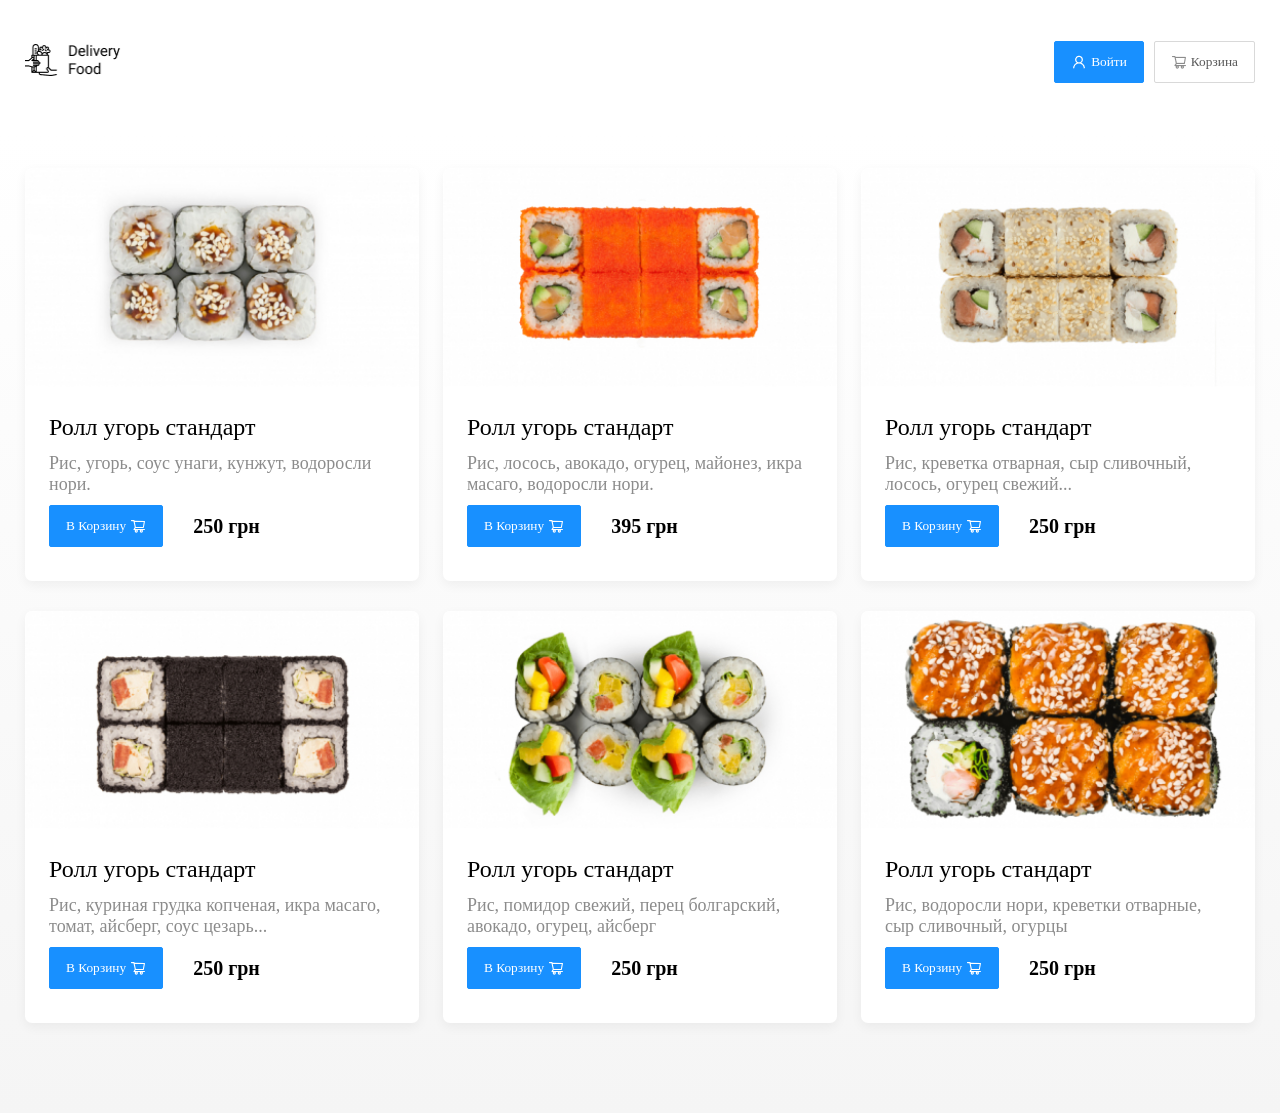
<file: delivery/goods.html>
<!DOCTYPE html>
<html lang="en">
<head>
    <meta charset="UTF-8">
    <meta name="viewport" content="width=device-width, initial-scale=1.0">
    <title>Delivery Food</title>
    <link rel="stylesheet" href="./css/style.css">
</head>
<body>
<div class="page-wapper">
        <header class="header">
        <div class="containter">
            <div class="header-box">
                <a href="./index.html" class="header-logo logo" >
                    <img src="./foto/Новая папка/logo.png" alt="">
                </a>
                <div class="header-controls">
                    <button class="btn btn-primary"><img src="./foto/icons/user.png" alt="">Войти</button>
                    <button class="btn btn-outline" id="cart-button"><img src="./foto/icons/icon container.png" alt="">Корзина</button>
                </div>
            </div>
        </div>
    </header>
    <main class="main">
        <section class="products">
        <div class="containter">
            <div class="products-waper">
                <div class="products-card">
    <div class="products-card-image">
        <img src="./foto/goods/goods-1.jpg" alt="Пицца плюс">
    </div>
    <div class="products-card-discription">
        <div class="products-cart-description-row">
            <h5 class="products-cart-description-name">
                Ролл угорь стандарт
            </h5>
        </div>
        <div class="products-cart-description-row">
           <p class="products-cart-description-text">
            Рис, угорь, соус унаги, кунжут, водоросли нори.
           </p>
        </div>
        <div class="products-cart-description-row">
            <div class="products-cart-description-controls">
                <button class="btn btn-primary">
                    В Корзину
                    <img src="./foto/icons/icon container.svg" alt="">
                </button>

                <span class="products-cart-description-controls-price">
                    250 грн
                </span>
            </div>
        </div>
    </div>
</div>

                <div class="products-card">
    <div class="products-card-image">
        <img src="./foto/goods/goods-2.jpg" alt="Тануки">
    </div>
   <div class="products-card-discription">
        <div class="products-cart-description-row">
            <h5 class="products-cart-description-name">
                Ролл угорь стандарт
            </h5>
        </div>
        <div class="products-cart-description-row">
           <p class="products-cart-description-text">
            Рис, лосось, авокадо, огурец, майонез, икра масаго, водоросли нори.
           </p>
        </div>
        <div class="products-cart-description-row">
            <div class="products-cart-description-controls">
                <button class="btn btn-primary">
                    В Корзину
                    <img src="./foto/icons/icon container.svg" alt="">
                </button>

                <span class="products-cart-description-controls-price">
                    395 грн
                </span>
            </div>
        </div>
    </div>
</div>

                <div class="products-card">
    <div class="products-card-image">
        <img src="./foto/goods/goods-3.jpg" alt="FoodBand">
    </div>
    <div class="products-card-discription">
        <div class="products-cart-description-row">
            <h5 class="products-cart-description-name">
                Ролл угорь стандарт
            </h5>
        </div>
        <div class="products-cart-description-row">
           <p class="products-cart-description-text">
             Рис, креветка отварная, сыр сливочный, лосось, огурец свежий...
           </p>
        </div>
        <div class="products-cart-description-row">
            <div class="products-cart-description-controls">
                <button class="btn btn-primary">
                    В Корзину
                    <img src="./foto/icons/icon container.svg" alt="">
                </button>

                <span class="products-cart-description-controls-price">
                    250 грн
                </span>
            </div>
        </div>
    </div>
</div>
                <div class="products-card">
    <div class="products-card-image">
        <img src="./foto/goods/goods-4.jpg" alt="Жадина-пицца">
    </div>
    <div class="products-card-discription">
        <div class="products-cart-description-row">
            <h5 class="products-cart-description-name">
                Ролл угорь стандарт
            </h5>
        </div>
        <div class="products-cart-description-row">
           <p class="products-cart-description-text">
            Рис, куриная грудка копченая, икра масаго, томат, айсберг, соус цезарь...
           </p>
        </div>
        <div class="products-cart-description-row">
            <div class="products-cart-description-controls">
                <button class="btn btn-primary">
                    В Корзину
                    <img src="./foto/icons/icon container.svg" alt="">
                </button>

                <span class="products-cart-description-controls-price">
                    250 грн
                </span>
            </div>
        </div>
    </div>
</div>

                <div class="products-card">
    <div class="products-card-image">
        <img src="./foto/goods/goods-5.jpg" alt="Точка еды">
    </div>
    <div class="products-card-discription">
        <div class="products-cart-description-row">
            <h5 class="products-cart-description-name">
                Ролл угорь стандарт
            </h5>
        </div>
        <div class="products-cart-description-row">
           <p class="products-cart-description-text">
            Рис, помидор свежий, перец болгарский, авокадо, огурец, айсберг
           </p>
        </div>
        <div class="products-cart-description-row">
            <div class="products-cart-description-controls">
                <button class="btn btn-primary">
                    В Корзину
                    <img src="./foto/icons/icon container.svg" alt="">
                </button>

                <span class="products-cart-description-controls-price">
                    250 грн
                </span>
            </div>
        </div>
    </div>
</div>

                <div class="products-card">
    <div class="products-card-image">
        <img src="./foto/goods/goods-6.jpg" alt="PizzaBurger">
    </div>
    <div class="products-card-discription">
        <div class="products-cart-description-row">
            <h5 class="products-cart-description-name">
                Ролл угорь стандарт
            </h5>
        </div>
        <div class="products-cart-description-row">
           <p class="products-cart-description-text">
            Рис, водоросли нори, креветки отварные, сыр сливочный, огурцы
           </p>
        </div>
        <div class="products-cart-description-row">
            <div class="products-cart-description-controls">
                <button class="btn btn-primary">
                    В Корзину
                    <img src="./foto/icons/icon container.svg" alt="">
                </button>

                <span class="products-cart-description-controls-price">
                    250 грн
                </span>
            </div>
        </div>
    </div>
</div>
        </div>
        </section>
    </main>

    <div class="cart-modal-overlay">
        <div class="cart-modal">
            <div class="crat-modal-header">
                <h2 class="crat-modal-header-title">
                    Корзина
                </h2>
                <span class="crat-modal-header-close"><img src="./foto/icons/Vector.png" alt=""></span>
            </div>

            <div class="crat-modal-body">
                <div class="cart-item">
                        <p class="cart-item-title">Ролл угорь стандарт</p>
                        <div class="cart-item-controls">
                            <div class="cart-item-controls-price">250 грн</div>
                                <button class="btn btn-outline">-</button>
                                <div class="cart-item-controls-count">1</div>
                                <button class="btn btn-outline">+</button>
                        </div>
                </div>
                <div class="cart-item">
                        <p class="cart-item-title">Ролл угорь стандарт</p>
                        <div class="cart-item-controls">
                            <div class="cart-item-controls-price">250 грн</div>
                                <button class="btn btn-outline">-</button>
                                <div class="cart-item-controls-count">1</div>
                                <button class="btn btn-outline">+</button>
                        </div>
                </div>
                <div class="cart-item">
                        <p class="cart-item-title">Ролл угорь стандарт</p>
                        <div class="cart-item-controls">
                            <div class="cart-item-controls-price">250 грн</div>
                                <button class="btn btn-outline">-</button>
                                <div class="cart-item-controls-count">1</div>
                                <button class="btn btn-outline">+</button>
                        </div>
                </div>
                <div class="cart-item">
                        <p class="cart-item-title">Ролл угорь стандарт</p>
                        <div class="cart-item-controls">
                            <div class="cart-item-controls-price">250 грн</div>
                                <button class="btn btn-outline">-</button>
                                <div class="cart-item-controls-count">1</div>
                                <button class="btn btn-outline">+</button>
                        </div>
                </div>
            </div>
            
    <footer class="footer">
        <div class="containter">
            <div class="footer-box">
                <a href="./index.html" class="footer-logo">
                    <img src="./foto/Новая папка/logo.png" alt="">
                </a> 
            <div class="footer-nav">
                <ul>
                    <li>Ресторан</li>
                    <li>Курьерам</li>
                    <li>Пресс-центр</li>
                    <li>Контакты</li>
                </ul>
            </div>
            <div class="footer-social">
                <img src="./foto/socion/INST.png" alt="INST">
                <img src="./foto/socion/FS.png" alt="FB">
                <img src="./foto/socion/VK.png" alt="VK">
            </div>
            </div>
        </div>
    </footer>
</div>
<script src="./script/index.js"></script>
</body>
</html>
</file>
<file: delivery/css/style.css>
*{
    margin: 0;
    padding: 0;
    font-family: Roboto;
}

main{
    flex-grow: 1;
    background: linear-gradient(180deg, rgba(245,245,245,0.00)1.04%, #f5f5f5 100%);
}

.page-wapper{
    display: flex;
    flex-direction: column;
    min-height: 100vh;
}

.containter{
    width: 100%;
    height: 100%;
    max-width: 1230px;
    margin: 0px auto;
    padding-right: 15px;
    padding-left: 15px;
}

.btn-primary{
    background-color: #1890FF;
    border-radius: 2px;
    border: 1px solid #1890FF;
    color:#fff;
}

.btn-outline{
    border-radius: 2px;
    border: 1px solid var(--Gray-gray-5, #d9d9d9);
    background: var(--Gray-gray-1, #fff);
    box-shadow: 0px 0px 2px 0px rgba(0, 0, 0, 0.00);
    color: #595959;
}

.btn{
    display: flex;
    padding: 8px 16px;
    align-items: center;
    gap: 4px;
    outline: none;
    cursor: pointer;
}

.logo{
    max-width: 100px;
}

.logo img{
    width: 100px;
}

.header{
    min-height: 124px;
    display: flex;
   align-items: center;
   flex-wrap: wrap;
   gap: 24px;
}

.header-box{
    height: 100%;
    display: flex;
    align-items: center;
    justify-content: space-between;
}

.header-controls{
    display: flex;
    align-items: center;
    justify-content: flex-end;
    gap: 10px;
}

footer{
    min-height: 156px;
    display: flex;
    align-items: center;
    padding-bottom: 60px;
    padding-top: 60px;
}

.footer-box{
    height: 100%;
    display: flex;
    flex-wrap: wrap;
    align-items: center;
    justify-content: space-between;
    gap: 36px;
}

.footer-nav{
    flex-grow: 1;
}

.footer-nav ul {
    display: flex;
    align-items: center;
    list-style: none;
    padding: 0;
    margin: 0;
    gap: 15px;
    flex-wrap: wrap;
}

.footer-nav ul li{
color: #595959;
font-family: Roboto;
font-size: 18px;
font-style: normal;
font-weight: 400;
line-height: normal;
}
.footer-social{
    display: flex;
    align-items: center;
    justify-content: flex-end;
    gap: 20px;
}

.banner{
    margin-bottom: 56px;
}

.banner-item{
    background-image: url(./foto/banners/382142-svetik-removebg-preview\ 1.png);
    background-color: #fff1b8 ;
    background-repeat: no-repeat;
    background-size: contain;
    background-position: center right;
    padding: 68px;
    background-repeat: 10px;
}

.banner-item-title{
    max-width: 50%;
    margin-top: 0;
    margin-bottom: 15px;
    color: #302034;
    font-size: 39px;
    font-weight: 700;
}

.banner-item-subtitle{
    max-width: 50%;
    color: #302034;
    font-size: 24px;
    font-weight: 400;
    margin-top: 0;
}

.products-header{
    display: flex;
    align-content: center;
    justify-content:space-between ;
}

.products-header-title{
    color: #000;
    font-size: 36px;
    font-weight: 700;
    margin: 0;
}

.products-header-search{
    border-radius: 2px;
    min-width: 306px;
    height: 34px;
    flex-shrink: 0;
    border: 1px solid #d9d9d9;
    background-color: #fff;
    padding: 5px 12px ;
}

.products-header-search:focus{
    outline: none;
    border: 1px solid #d9d9d9 ;
}
.products-header-search::placeholder{
    color: #bfbfbf; 
    font-size: 16px;
    font-weight: 400;
    line-height: 24px;
}

@media (max-width:991px) {
    .banner-item-title{
        max-width: 100% ;
    }

    .banner-item-subtitle{
        max-width: 100% ;
    }

    .banner-item{
        background-image:none;
    }
}

.products-waper{
    margin-top: 44px;
    margin-bottom: 90px;
    display: flex;
    flex-wrap: wrap;
    gap:24px;
    row-gap: 30px;
    column-gap: 24px;
}

.products-card{
    width: calc((100% - 24px - 24px)/ 3 );
    border-radius: 7px;
    background-color: #fff;
    box-shadow:  0px 4px 12px 0px rgba(0,0,0,0.05);
    overflow: hidden;
    text-decoration: none;
}

.products-card-discription{
    padding: 20px 24px 34px 24px ;
}

.products-card-image img{
    width: 100%;
}

.products-cart-description-row{
    display: flex;
    align-items: center;
    justify-content: space-between;
}

.products-cart-description-row:not(:last-child){
    margin-bottom: 10px;
}
.products-card-discription-title{
    color: #000;
    font-size: 24px;
    font-weight: 700;
    line-height: 32px;
    margin: 0;
}

.products-card-discription-bage{
    color: #fff;
    font-size: 12px;
    font-weight: 7400;
    line-height: 20px;
    border-radius: 2px;
    background-color:  #262626;
    padding: 1px 8px;
}

.products-card-discription-info{
    display: flex;
    align-items: center;
    justify-content: flex-start;
    flex-wrap: wrap;
    gap: 25px;
    row-gap: 25px;
    column-gap: 25px ;
}

.products-card-discription-info-raiting{
    color: #ffc107;
    font-size: 18px;
    font-weight: 700;
    line-height: 32px;
}

.products-card-discription-info-price{
    color: #8c8c8c;
    font-size: 18px;
    font-weight: 400;
    line-height: 32px;
}

.products-card-discription-info-group{
    color: #8c8c8c;
    font-size: 18px;
    font-weight: 400;
    line-height: 32px;
    position: relative;
}

.products-card-discription-info-group::before{
    content: '';
    display: block;
    width: 5px;
    height: 5px;
    border-radius: 50%;
    background-color: #8c8c8c;
    position: absolute;
    left: -14px;
    top: 14px;
}
.products-cart-description-name{
    color: #000;
    font-size: 24px;
    font-weight: 400;
    line-height: 32px;
    margin: 0;
}

.products-cart-description-text{
    color: #8c8c8c;
    font-size: 18px;
    font-weight: 400;
    margin: 0;
}

.products-cart-description-controls{
    display: flex;
    align-items: center;
    justify-content: flex-start;
    flex-wrap: wrap;
    row-gap: 10px;
    column-gap: 30px;
}

.products-cart-description-controls-price{
    color: #000;
    font-size: 20px;
    font-weight: 700;
    line-height: 32px;
}

@media (max-width:768px) {
    .products-card{
        width: 100%;
    }

}

.cart-modal-overlay{
    display: none;
    position: fixed;
    top: 0;
    bottom: 0;
    left: 0;
    right: 0;
    background-color: rgba(0, 0, 0, 0.40);
    align-items: center; 
    justify-content: center; 
}

.cart-modal-overlay.open {
    display: flex; 
}
.cart-modal{max-width: 780px;
    width: 95%; 
    padding: 40px 45px;
    border-radius: 5px;
    background-color: #fff;
    display: flex;
    flex-direction: column; 
}

.crat-modal-header {
    display: flex;
    align-items: center;
    justify-content: space-between;
    margin-bottom: 48px;
}
.crat-modal-header-title{
    color: #000;
    font-size: 36px;
    font-weight: 700;
    margin: 0;
}

.crat-modal-header-close{
    cursor: pointer;
}

.crat-modal-footer{
    margin-top: 50px;
    display:flex;
    align-items: center;
    justify-content: space-between;
    flex-wrap: wrap;
    gap: 10px;
}

.crat-modal-footer-price{
    border-radius: 5px;
    background: #262626;
    color: #fafafa;
    font-size: 20px;
    font-weight: 700;
    padding: 15px 20px;
}

.crat-modal-footer-controls{
    display: flex;
    align-items: center;
    gap: 10px;
}

.cart-item{
    display: flex;
    align-items: center;
    justify-content: space-between;
    flex-wrap: wrap;
    gap: 10px;
}

.cart-item:not(:last-child){
    padding-bottom: 10px;
    margin-bottom: 10px;
    border-bottom:1px solid #d9d9d9 ;
}
.cart-item-title{
    color: #000;
    font-size: 18px;
    font-weight: 400;
    line-height: 32px;
    margin: 0;
}

.cart-item-controls{
    display: flex;
    align-items: center;
}

.cart-item-controls button{
    border: 1px solid #40a9ff;
    color: #40a9ff ;
}

.cart-item-controls-price{
    margin-right: 47px;
    color: #000;
    font-size: 20px;
    font-weight: 700;
    line-height: 32px;
}

.cart-item-controls-count{
    margin-left: 15px;
    margin-right: 15px;
}
</file>
